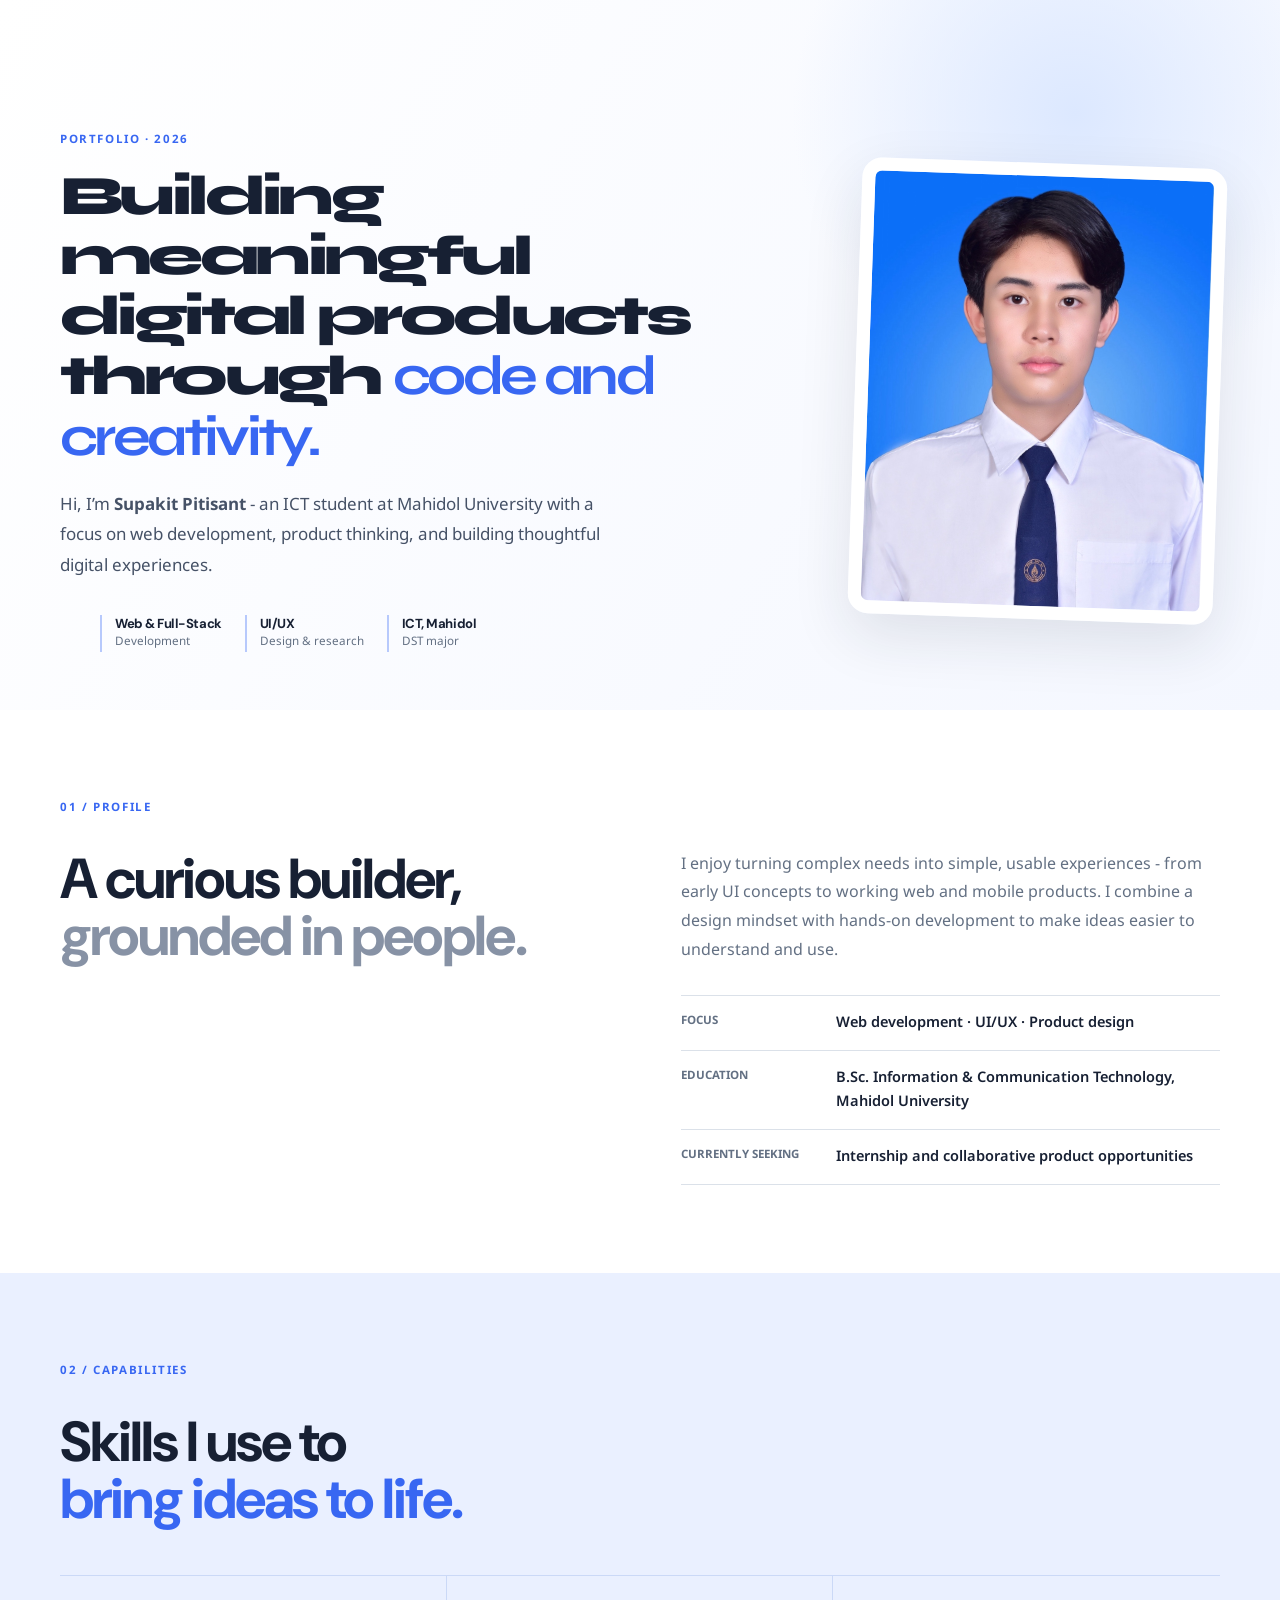
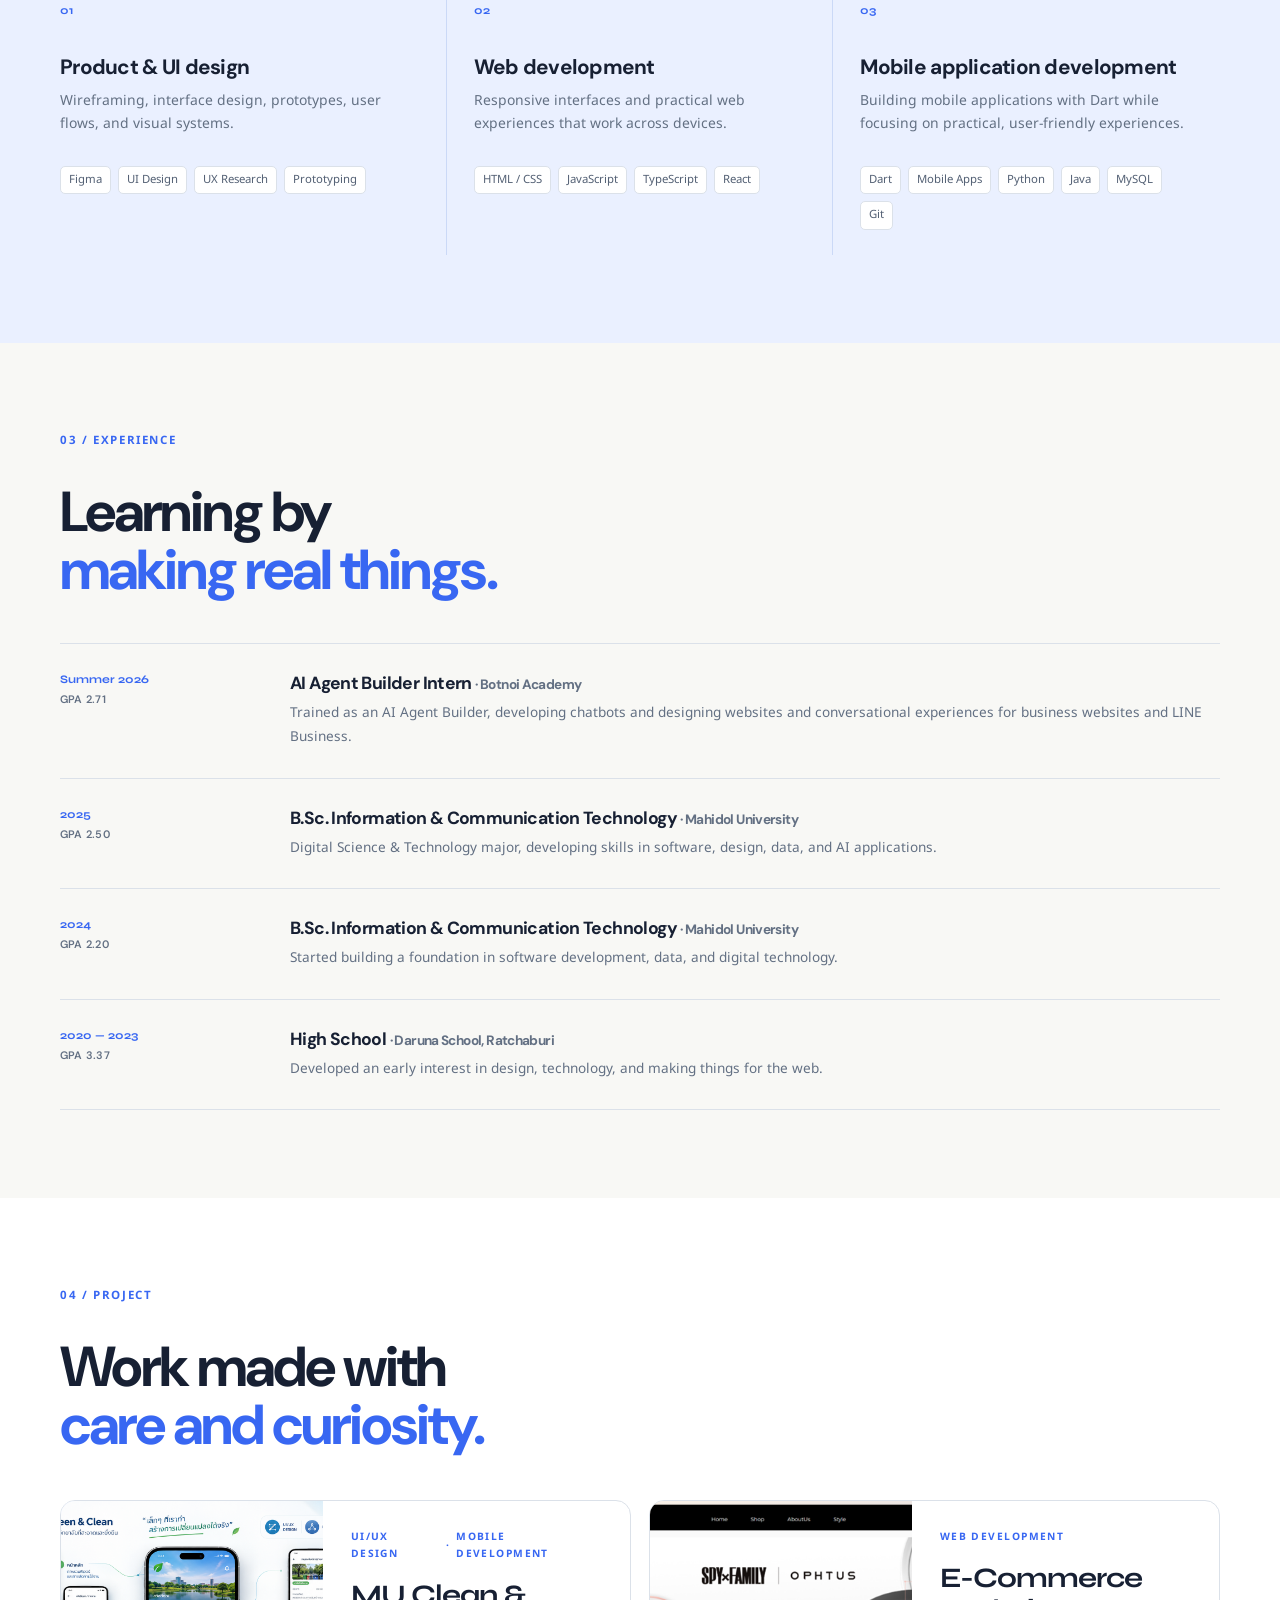
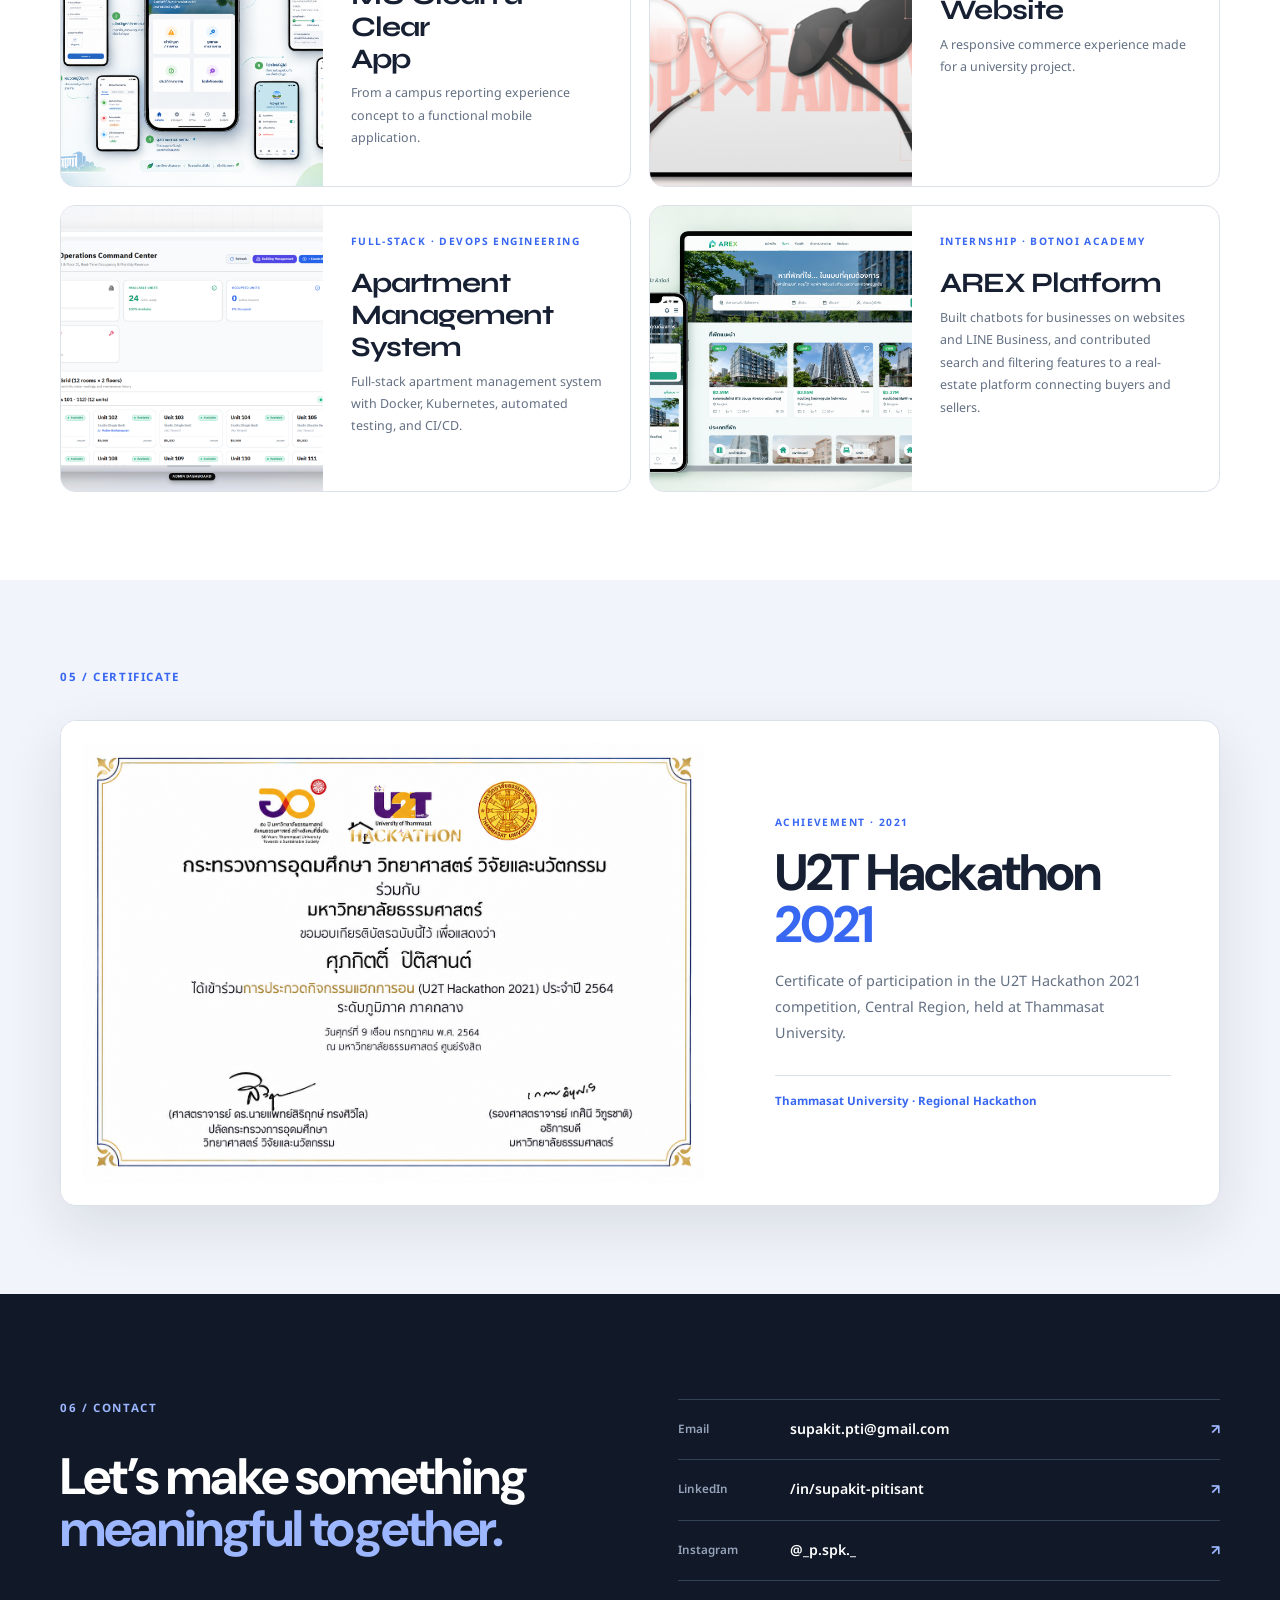
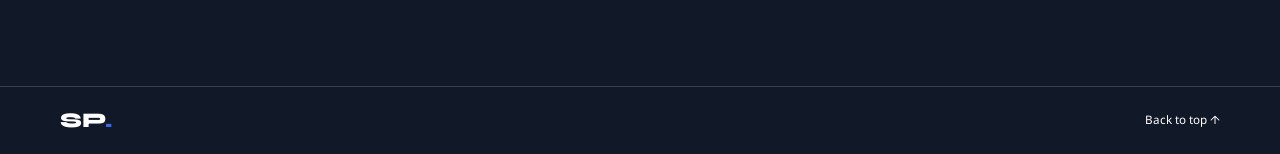
<file: index.html>
<!doctype html>
<html lang="th"><head><meta charset="utf-8"><meta name="viewport" content="width=device-width,initial-scale=1"><meta name="description" content="Portfolio of Supakit Pitisant — ICT student and aspiring full-stack developer."><title>Supakit Pitisant | Portfolio</title><link rel="preconnect" href="https://fonts.googleapis.com"><link rel="preconnect" href="https://fonts.gstatic.com" crossorigin><link href="https://fonts.googleapis.com/css2?family=DM+Sans:wght@400;500;600;700&family=Noto+Sans+Thai:wght@400;500;600;700&family=Syne:wght@600;700;800&display=swap" rel="stylesheet"><link rel="stylesheet" href="style.css"></head>
<body><main id="top">
<section class="hero"><div class="hero-copy"><p class="eyebrow">PORTFOLIO · 2026</p><h1>Building meaningful digital products through <em>code and creativity.</em></h1><p class="intro">Hi, I’m <strong>Supakit Pitisant</strong> - an ICT student at Mahidol University with a focus on web development, product thinking, and building thoughtful digital experiences.</p><ul class="quick-facts"><li><b>Web &amp; Full-Stack</b><span>Development</span></li><li><b>UI/UX</b><span>Design &amp; research</span></li><li><b>ICT, Mahidol</b><span>DST major</span></li></ul></div><div class="portrait-wrap"><img src="photo.jpg" alt="Portrait of Supakit Pitisant" class="portrait"></div></section>
<section class="section about" id="about"><p class="section-label">01 / PROFILE</p><div class="about-grid"><div><h2>A curious builder,<br><em>grounded in people.</em></h2></div><div class="about-copy"><p>I enjoy turning complex needs into simple, usable experiences - from early UI concepts to working web and mobile products. I combine a design mindset with hands-on development to make ideas easier to understand and use.</p><dl><div><dt>Focus</dt><dd>Web development · UI/UX · Product design</dd></div><div><dt>Education</dt><dd>B.Sc. Information &amp; Communication Technology, Mahidol University</dd></div><div><dt>Currently seeking</dt><dd>Internship and collaborative product opportunities</dd></div></dl></div></div></section>
<section class="section skills-panel" id="skills"><p class="section-label">02 / CAPABILITIES</p><div class="section-heading"><h2>Skills I use to<br><em>bring ideas to life.</em></h2><p>A growing toolkit across design, web development, mobile applications, and technical collaboration.</p></div><div class="capabilities"><article><p class="skill-number">01</p><h3>Product &amp; UI design</h3><p>Wireframing, interface design, prototypes, user flows, and visual systems.</p><div class="tags"><span>Figma</span><span>UI Design</span><span>UX Research</span><span>Prototyping</span></div></article><article><p class="skill-number">02</p><h3>Web development</h3><p>Responsive interfaces and practical web experiences that work across devices.</p><div class="tags"><span>HTML / CSS</span><span>JavaScript</span><span>TypeScript</span><span>React</span></div></article><article><p class="skill-number">03</p><h3>Mobile application development</h3><p>Building mobile applications with Dart while focusing on practical, user-friendly experiences.</p><div class="tags"><span>Dart</span><span>Mobile Apps</span><span>Python</span><span>Java</span><span>MySQL</span><span>Git</span></div></article></div></section>
<section class="section projects-section" id="projects"><p class="section-label">04 / PROJECT</p><div class="projects-heading"><h2>Work made with<br><em>care and curiosity.</em></h2><p>Click a project for a short case-study overview.<br>Every card is ready for your project image.</p></div><div class="projects">
<!-- Add JPG/PNG images in assets/projects using the file names shown on each card. -->
<article class="project-card" data-project="clean-app"><div class="project-media"><img src="assets/project1/ChatGPT Image 7 ก.ย. 2569 15_03_21.png" alt="MU Green &amp; Clean mobile app"><div class="image-placeholder"><span>01</span><small>MU Green &amp; Clean</small></div></div><div class="project-info"><p class="project-type project-type-split"><span>UI/UX DESIGN</span><span aria-hidden="true">·</span><span>MOBILE DEVELOPMENT</span></p><h3>MU Clean &amp; Clear<br>App</h3><p>From a campus reporting experience concept to a functional mobile application.</p><button>View case study ↗</button></div></article>
<article class="project-card" data-project="commerce"><div class="project-media"><img src="assets/project3/image (4).png" alt="E-commerce website"><div class="image-placeholder"><span>03</span><small>Ophtus E-Commerce</small></div></div><div class="project-info"><p class="project-type">WEB DEVELOPMENT</p><h3>E-Commerce<br>Website</h3><p>A responsive commerce experience made for a university project.</p><button>View case study ↗</button></div></article>
<article class="project-card" data-project="apartment"><div class="project-media"><img src="assets/project4/apartment-system-portfolio-showcase.png" alt="Apartment management system"><div class="image-placeholder"><span>04</span><small>Apartment System · DevOps Engineering Project</small></div></div><div class="project-info"><p class="project-type">FULL-STACK · DEVOPS ENGINEERING</p><h3>Apartment<br>Management System</h3><p>Full-stack apartment management system with Docker, Kubernetes, automated testing, and CI/CD.</p><button>View case study ↗</button></div></article>
<article class="project-card" data-project="arex"><div class="project-media"><img src="assets/project_intern/ChatGPT Image 7 ก.ย. 2569 16_14_31.png" alt="AREX Platform internship work"><div class="image-placeholder"><span>05</span><small>AREX Platform</small></div></div><div class="project-info"><p class="project-type">INTERNSHIP · BOTNOI ACADEMY</p><h3>AREX Platform</h3><p>Built chatbots for businesses on websites and LINE Business, and contributed search and filtering features to a real-estate platform connecting buyers and sellers.</p><button>View case study ↗</button></div></article>
</div></section>
<section class="section experience" id="experience"><p class="section-label">03 / EXPERIENCE</p><h2>Learning by<br><em>making real things.</em></h2><div class="timeline"><article><p>Summer 2026<br><span>GPA 2.71</span></p><div><h3>AI Agent Builder Intern <span>· Botnoi Academy</span></h3><p>Trained as an AI Agent Builder, developing chatbots and designing websites and conversational experiences for business websites and LINE Business.</p></div></article><article><p>2025<br><span>GPA 2.50</span></p><div><h3>B.Sc. Information &amp; Communication Technology <span>· Mahidol University</span></h3><p>Digital Science &amp; Technology major, developing skills in software, design, data, and AI applications.</p></div></article><article><p>2024<br><span>GPA 2.20</span></p><div><h3>B.Sc. Information &amp; Communication Technology <span>· Mahidol University</span></h3><p>Started building a foundation in software development, data, and digital technology.</p></div></article><article><p>2020 — 2023<br><span>GPA 3.37</span></p><div><h3>High School <span>· Daruna School, Ratchaburi</span></h3><p>Developed an early interest in design, technology, and making things for the web.</p></div></article></div></section>
<section class="section certificate-section" id="certificate"><p class="section-label">05 / CERTIFICATE</p><div class="certificate-card"><div class="certificate-image"><img src="assets/card/ChatGPT Image 7 ก.ย. 2569 14_36_58.png" alt="Certificate of participation in the U2T Hackathon 2021 competition"></div><div class="certificate-info"><p class="project-type">ACHIEVEMENT · 2021</p><h2>U2T Hackathon<br><em>2021</em></h2><p>Certificate of participation in the U2T Hackathon 2021 competition, Central Region, held at Thammasat University.</p><span class="certificate-meta">Thammasat University · Regional Hackathon</span></div></div></section>
<section class="contact" id="contact"><div><p class="section-label">06 / CONTACT</p><h2>Let’s make something<br><em>meaningful together.</em></h2></div><div class="contact-links"><a href="mailto:supakit.pti@gmail.com"><span>Email</span>supakit.pti@gmail.com <b>↗</b></a><a href="https://www.linkedin.com/in/supakit-pitisant/" target="_blank" rel="noreferrer"><span>LinkedIn</span>/in/supakit-pitisant <b>↗</b></a><a href="https://www.instagram.com/_p.spk._/" target="_blank" rel="noreferrer"><span>Instagram</span>@_p.spk._ <b>↗</b></a></div></section>
</main><footer><b>SP<span>.</span></b><span>© 2026 Supakit Pitisant</span><a href="#top">Back to top ↑</a></footer><dialog id="project-dialog"><button class="close" aria-label="Close dialog">×</button><p class="section-label" id="modal-type"></p><h2 id="modal-title"></h2><p id="modal-summary"></p><div class="modal-details" id="modal-details"></div><div class="tags" id="modal-tools"></div></dialog><script src="script.js"></script></body></html>
</file>
<file: style.css>
:root {
    --ink: #121827;
    --muted: #637083;
    --line: #dbe1e9;
    --paper: #f8f8f5;
    --accent: #3867f2;
    --soft: #eaf0ff;
    --dark: #111827;
    --shadow: 0 22px 58px #1924371c
}

* {
    box-sizing: border-box;
    margin: 0
}

html {
    scroll-behavior: smooth
}

body {
    background: var(--paper);
    color: var(--ink);
    font: 400 16px/1.65 "DM Sans", "Noto Sans Thai", sans-serif
}

a {
    text-decoration: none;
    color: inherit
}

.hero,
.section,
.contact,
footer {
    padding-left: max(24px, calc((100vw - 1160px)/2));
    padding-right: max(24px, calc((100vw - 1160px)/2))
}

.hero {
    min-height: 720px;
    padding-top: 92px;
    padding-bottom: 72px;
    display: grid;
    grid-template-columns: 1.2fr .8fr;
    gap: 76px;
    align-items: center;
    background: radial-gradient(circle at 84% 16%, #dce8ff 0, transparent 23%), linear-gradient(120deg, #fff, #f4f7ff)
}

.eyebrow,
.section-label,
.project-type {
    color: var(--accent);
    font-size: .72rem;
    font-weight: 700;
    letter-spacing: .14em
}

.hero h1,
h2,
dialog h2 {
    font: 800 clamp(3rem, 5.8vw, 5.8rem)/1.02 Syne, "Noto Sans Thai", sans-serif;
    letter-spacing: -.065em;
    margin: 17px 0 23px
}

.hero h1 em,
h2 em {
    font-style: normal;
    color: var(--accent)
}

.intro {
    max-width: 560px;
    color: #465267;
    font-size: 1.06rem
}

.hero-actions {
    display: flex;
    gap: 11px;
    margin: 30px 0
}

.button {
    border: 1px solid var(--line);
    border-radius: 8px;
    padding: 12px 16px;
    font-size: .88rem;
    font-weight: 700
}

.primary {
    background: var(--accent);
    border-color: var(--accent);
    color: #fff
}

.secondary {
    background: #fff
}

.quick-facts {
    display: flex;
    gap: 23px;
    list-style: none;
    margin-top: 34px
}

.quick-facts li {
    padding-left: 13px;
    border-left: 2px solid #b7c9fc
}

.quick-facts b,
.quick-facts span {
    display: block
}

.quick-facts b {
    font: 700 .82rem Syne, sans-serif
}

.quick-facts span {
    color: var(--muted);
    font-size: .73rem
}

.portrait-wrap {
    position: relative;
    justify-self: end;
    width: min(100%, 365px)
}

.portrait {
    display: block;
    width: 100%;
    aspect-ratio: 4/5;
    object-fit: cover;
    object-position: top;
    border: 13px solid #fff;
    border-radius: 20px;
    box-shadow: var(--shadow)
}

.availability {
    position: absolute;
    bottom: 29px;
    left: -32px;
    background: #fff;
    padding: 11px 14px;
    border-radius: 8px;
    box-shadow: var(--shadow);
    font-size: .69rem;
    font-weight: 700
}

.availability span {
    display: inline-block;
    width: 7px;
    height: 7px;
    border-radius: 50%;
    background: #20b76b;
    margin-right: 7px
}

.section {
    padding-top: 118px;
    padding-bottom: 118px
}

.section-label {
    margin-bottom: 33px
}

.about {
    background: #fff
}

.about-grid {
    display: grid;
    grid-template-columns: 1fr 1fr;
    gap: 82px
}

.about h2,
.section-heading h2,
.projects-heading h2,
.experience h2 {
    font-size: clamp(2.55rem, 4.4vw, 4.25rem);
    margin: 0
}

.about h2 em {
    color: #8792a5
}

.about-copy>p {
    color: var(--muted);
    margin-bottom: 30px
}

dl {
    border-top: 1px solid var(--line)
}

dl div {
    display: grid;
    grid-template-columns: 140px 1fr;
    gap: 15px;
    padding: 15px 0;
    border-bottom: 1px solid var(--line)
}

dt {
    color: var(--muted);
    font-size: .72rem;
    font-weight: 700;
    text-transform: uppercase
}

dd {
    font-size: .91rem;
    font-weight: 600
}

.skills-panel {
    background: var(--soft)
}

.section-heading,
.projects-heading {
    display: flex;
    justify-content: space-between;
    gap: 40px;
    align-items: end;
    margin-bottom: 47px
}

.section-heading>p,
.projects-heading>p {
    max-width: 305px;
    color: var(--muted);
    font-size: .86rem
}

.capabilities {
    display: grid;
    grid-template-columns: repeat(3, 1fr);
    border-top: 1px solid #cbd9f7
}

.capabilities article {
    padding: 27px 27px 25px 0;
    border-right: 1px solid #cbd9f7
}

.capabilities article+article {
    padding-left: 27px
}

.capabilities article:last-child {
    border: 0
}

.skill-number {
    font: 700 .72rem Syne, sans-serif;
    color: var(--accent);
    margin-bottom: 36px
}

.capabilities h3 {
    font: 700 1.3rem Syne, sans-serif;
    margin-bottom: 10px
}

.capabilities>article>p:not(.skill-number) {
    color: var(--muted);
    font-size: .87rem;
    min-height: 58px
}

.tags {
    display: flex;
    flex-wrap: wrap;
    gap: 7px;
    margin-top: 18px
}

.tags span {
    border: 1px solid var(--line);
    background: #fff;
    border-radius: 5px;
    padding: 4px 8px;
    color: #536074;
    font-size: .71rem
}

.projects-section {
    background: #fff
}

.projects {
    display: grid;
    grid-template-columns: repeat(2, 1fr);
    gap: 18px
}

.project-card {
    display: grid;
    grid-template-columns: 46% 54%;
    min-height: 287px;
    border: 1px solid var(--line);
    border-radius: 15px;
    overflow: hidden;
    background: #fff;
    transition: .25s
}

.project-card:hover {
    transform: translateY(-4px);
    box-shadow: var(--shadow)
}

.project-card.featured {
    grid-column: span 2;
    grid-template-columns: 56% 44%;
    min-height: 370px;
    background: var(--dark);
    color: #fff;
    border-color: var(--dark)
}

.project-media {
    position: relative;
    min-height: 100%;
    overflow: hidden;
    background: #dce8ff
}

.project-media img {
    width: 100%;
    height: 100%;
    position: absolute;
    object-fit: cover;
    z-index: 2
}

.project-media img.missing {
    display: none
}

.image-placeholder {
    height: 100%;
    min-height: 230px;
    display: flex;
    flex-direction: column;
    justify-content: space-between;
    padding: 21px;
    background: linear-gradient(135deg, #ffffff57, #3867f21c);
    color: #3456b8
}

.image-placeholder span {
    font: 800 3rem/1 Syne, sans-serif
}

.image-placeholder small {
    font-size: .68rem;
    font-weight: 700
}

.project-card:nth-child(2) .project-media {
    background: #f5e9dc
}

.project-card:nth-child(2) .image-placeholder {
    color: #aa6545
}

.project-card:nth-child(3) .project-media {
    background: #dcefe7
}

.project-card:nth-child(3) .image-placeholder {
    color: #34775f
}

.project-card:nth-child(4) .project-media {
    background: #eee5f7
}

.project-card:nth-child(4) .image-placeholder {
    color: #7251a4
}

.project-card:nth-child(5) .project-media {
    background: #ffe9cb
}

.project-card:nth-child(5) .image-placeholder {
    color: #b26a16
}

.project-info {
    display: flex;
    flex-direction: column;
    align-items: flex-start;
    padding: 28px
}

.project-type {
    font-size: .64rem
}

.project-info h3 {
    font: 700 clamp(1.35rem, 2.2vw, 2rem)/1.13 Syne, "Noto Sans Thai", sans-serif;
    margin: 17px 0 8px
}

.project-info>p:not(.project-type) {
    font-size: .78rem;
    color: var(--muted)
}

.featured .project-info>p:not(.project-type) {
    color: #b7c3d7
}

.project-info button {
    margin-top: auto;
    padding: 0;
    border: 0;
    background: none;
    color: var(--accent);
    font: 700 .78rem "DM Sans";
    cursor: pointer
}

.featured .project-info button {
    color: #a9c0ff
}

.timeline {
    margin-top: 45px;
    border-top: 1px solid var(--line)
}

.timeline article {
    display: grid;
    grid-template-columns: 200px 1fr;
    gap: 30px;
    padding: 28px 0;
    border-bottom: 1px solid var(--line)
}

.timeline article>p {
    color: var(--accent);
    font: 700 .72rem Syne
}

.timeline h3 {
    font: 700 1.1rem Syne, "Noto Sans Thai";
    margin-bottom: 7px
}

.timeline h3 span,
.timeline div>p {
    color: var(--muted);
    font-size: .85rem
}

.contact {
    padding-top: 105px;
    padding-bottom: 105px;
    display: grid;
    grid-template-columns: 1fr 1fr;
    gap: 76px;
    background: var(--dark);
    color: #fff
}

.contact .section-label {
    color: #9cb6ff
}

.contact h2 {
    font-size: clamp(2.5rem, 4vw, 4rem);
    margin: 0
}

.contact h2 em {
    color: #9cb6ff
}

.contact-links {
    border-top: 1px solid #334155
}

.contact-links a {
    display: grid;
    grid-template-columns: 100px 1fr auto;
    gap: 12px;
    align-items: center;
    border-bottom: 1px solid #334155;
    padding: 18px 0;
    font-weight: 600;
    font-size: .88rem
}

.contact-links span {
    color: #95a4ba;
    font-size: .73rem
}

.contact-links b {
    color: #9cb6ff
}

footer {
    padding-top: 21px;
    padding-bottom: 21px;
    display: flex;
    justify-content: space-between;
    align-items: center;
    background: var(--dark);
    color: #9ba9be;
    border-top: 1px solid #334155;
    font-size: .73rem
}

footer>b {
    font: 800 1.3rem Syne;
    color: #fff
}

footer>b span {
    color: var(--accent)
}

footer a {
    color: #fff
}

dialog {
    width: min(710px, calc(100% - 32px));
    border: 0;
    border-radius: 17px;
    padding: 39px;
    background: #fff;
    box-shadow: 0 25px 80px #0f172a55
}

dialog::backdrop {
    background: #101828aa;
    backdrop-filter: blur(4px)
}

dialog h2 {
    font-size: clamp(2rem, 4vw, 3.2rem);
    margin: 11px 0 14px
}

.close {
    position: absolute;
    right: 16px;
    top: 10px;
    border: 0;
    background: none;
    color: var(--muted);
    font-size: 2rem;
    cursor: pointer
}

.modal-details {
    display: grid;
    grid-template-columns: 1fr 1fr;
    gap: 14px;
    margin-top: 27px
}

.modal-details section {
    padding-top: 13px;
    border-top: 1px solid var(--line)
}

.modal-details h3 {
    color: var(--accent);
    font: 700 .68rem Syne
}

.modal-details p,
dialog>#modal-summary {
    color: var(--muted);
    font-size: .8rem;
    margin-top: 5px
}

@media(max-width:760px) {
    .hero {
        min-height: auto;
        padding-top: 67px;
        padding-bottom: 58px;
        grid-template-columns: 1fr;
        gap: 38px
    }

    .portrait-wrap {
        grid-row: 1;
        justify-self: center;
        width: min(78%, 310px)
    }

    .hero-copy {
        grid-row: 2
    }

    .hero h1 {
        font-size: 3.25rem
    }

    .availability {
        left: -14px;
        bottom: 20px
    }

    .section {
        padding-top: 75px;
        padding-bottom: 75px
    }

    .about-grid,
    .contact {
        grid-template-columns: 1fr;
        gap: 32px
    }

    .section-heading,
    .projects-heading {
        display: block
    }

    .section-heading>p,
    .projects-heading>p {
        margin-top: 20px
    }

    .capabilities {
        grid-template-columns: 1fr
    }

    .capabilities article,
    .capabilities article+article {
        padding: 24px 0;
        border-right: 0;
        border-bottom: 1px solid #cbd9f7
    }

    .capabilities>article>p:not(.skill-number) {
        min-height: 0
    }

    .projects {
        grid-template-columns: 1fr
    }

    .project-card,
    .project-card.featured {
        grid-column: auto;
        grid-template-columns: 1fr;
        min-height: auto
    }

    .project-media {
        min-height: 210px
    }

    .project-info {
        min-height: 230px
    }

    .timeline article {
        grid-template-columns: 1fr;
        gap: 7px
    }

    .contact {
        padding-top: 72px;
        padding-bottom: 72px
    }

    .contact-links a {
        grid-template-columns: 1fr auto
    }

    .contact-links span {
        grid-column: 1/-1;
        grid-row: 1
    }

    footer {
        flex-direction: column;
        gap: 7px;
        text-align: center
    }

    .modal-details {
        grid-template-columns: 1fr
    }

    dialog {
        padding: 32px 23px
    }
}

.modal-media {
    position: relative;
    display: grid;
    grid-template-columns: repeat(auto-fit, minmax(180px, 1fr));
    gap: 8px;
    min-height: 260px;
    margin-top: 24px;
    padding: 8px;
    overflow: hidden;
    border: 1px solid var(--line);
    border-radius: 11px;
    background: linear-gradient(135deg, #e7efff, #f7f9ff);
    color: #4d6dbf
}

.modal-media img {
    position: relative;
    width: 100%;
    height: 180px;
    object-fit: cover;
    border-radius: 7px
}

.modal-media span {
    display: none;
    font: 700 .73rem "DM Sans";
    letter-spacing: .04em
}

.certificate-section {
    background: #f1f4fa
}

.certificate-card {
    display: grid;
    grid-template-columns: 1.15fr .85fr;
    gap: 0;
    overflow: hidden;
    border: 1px solid var(--line);
    border-radius: 16px;
    background: #fff;
    box-shadow: var(--shadow)
}

.certificate-image {
    padding: 22px;
    background: #fff
}

.certificate-image img {
    display: block;
    width: 100%;
    height: 100%;
    max-height: 440px;
    object-fit: contain;
    border-radius: 8px
}

.certificate-info {
    display: flex;
    flex-direction: column;
    justify-content: center;
    padding: 48px
}

.certificate-info h2 {
    font-size: clamp(2.25rem, 4vw, 4rem);
    margin: 15px 0 18px
}

.certificate-info h2 em {
    font-style: normal;
    color: var(--accent)
}

.certificate-info>p:not(.project-type) {
    color: var(--muted);
    font-size: .9rem
}

.certificate-meta {
    display: block;
    margin-top: 28px;
    padding-top: 16px;
    border-top: 1px solid var(--line);
    color: var(--accent);
    font-size: .72rem;
    font-weight: 700
}

@media(max-width:760px) {
    .certificate-card {
        grid-template-columns: 1fr
    }

    .certificate-info {
        padding: 30px 24px
    }

    .certificate-image {
        padding: 12px
    }
}

/* Readability and portrait interaction */
body {
    font-family: "Noto Sans Thai", "DM Sans", sans-serif;
    color: #172033
}

h1,
h2,
h3,
dialog h2,
.quick-facts b,
.capabilities h3,
.timeline h3 {
    font-family: "DM Sans", "Noto Sans Thai", sans-serif;
    letter-spacing: -.035em
}

h1,
h2,
dialog h2 {
    font-weight: 700
}

.hero {
    min-height: 640px;
    padding-top: 130px;
    padding-bottom: 58px
}

.hero h1 {
    font-size: clamp(2.45rem, 4.35vw, 4.35rem);
    line-height: 1.08;
    max-width: 680px
}

.hero h1 em,
h2 em {
    font-weight: 700
}

.intro,
.about-copy>p,
.section-heading>p,
.projects-heading>p,
.project-info>p:not(.project-type),
.timeline div>p,
.certificate-info>p:not(.project-type) {
    line-height: 1.8
}

.portrait-wrap{isolation:isolate;transform:rotate(2deg);transition:transform .35s ease}
.portrait{position:relative;border:13px solid #fff;border-radius:20px;box-shadow:var(--shadow);transition:transform .45s ease,filter .45s ease;filter:none}
.portrait-wrap:hover{transform:rotate(0deg) translateY(-8px)}
.portrait-wrap:hover .portrait{transform:scale(1.035);filter:saturate(1.08) contrast(1.05)}
.availability{display:none}
@media(prefers-reduced-motion:reduce){.portrait-wrap,.portrait{transition:none}}

@media(max-width:760px) {
    .hero {
        padding-top: 10px;
        padding-bottom: 45px
    }

    .portrait-wrap {
        padding: 0
    }

    .hero h1 {
        font-size: 2.65rem;
        line-height: 1.1
    }

    .portrait {
        border-width: 7px
    }
}


/* Section order */
main#top {
    display: flex;
    flex-direction: column
}

main#top>.hero {
    order: 0
}

main#top>.about {
    order: 1
}

main#top>#skills {
    order: 2
}

main#top>#experience {
    order: 3
}

main#top>#projects {
    order: 4
}

main#top>#certificate {
    order: 5
}

main#top>#contact {
    order: 6
}

.project-card{cursor:pointer}
.project-card:focus-visible{outline:3px solid var(--accent);outline-offset:4px}
.project-type-split{display:flex;align-items:center;gap:.55em}
.timeline article>p span{display:block;margin-top:6px;color:var(--muted);font:600 .68rem "DM Sans","Noto Sans Thai",sans-serif;letter-spacing:.02em}
.project-info button{height:0;min-height:0;margin:0;padding:0;border:0;font-size:0;line-height:0;color:transparent;overflow:hidden}
.projects-heading>p,.section-heading>p{display:none}

.modal-media.single-image {
    display: block;
    min-height: 360px;
    padding: 0
}

.modal-media.single-image img {
    width: 100%;
    height: 100%;
    min-height: 360px;
    object-fit: cover;
    border-radius: 10px
}
.modal-empty{display:flex;align-items:center;justify-content:center;min-height:260px;color:var(--muted);font-weight:700}

.modal-image-link {
    display: block;
    cursor: zoom-in
}

.modal-image-link img {
    display: block
}

.section {
    padding-top: 88px;
    padding-bottom: 88px
}

@media(max-width:760px) {
    .section {
        padding-top: 58px;
        padding-bottom: 58px
    }
}

footer>span {
    display: none
}

.availability {
    display: none
}
</file>
